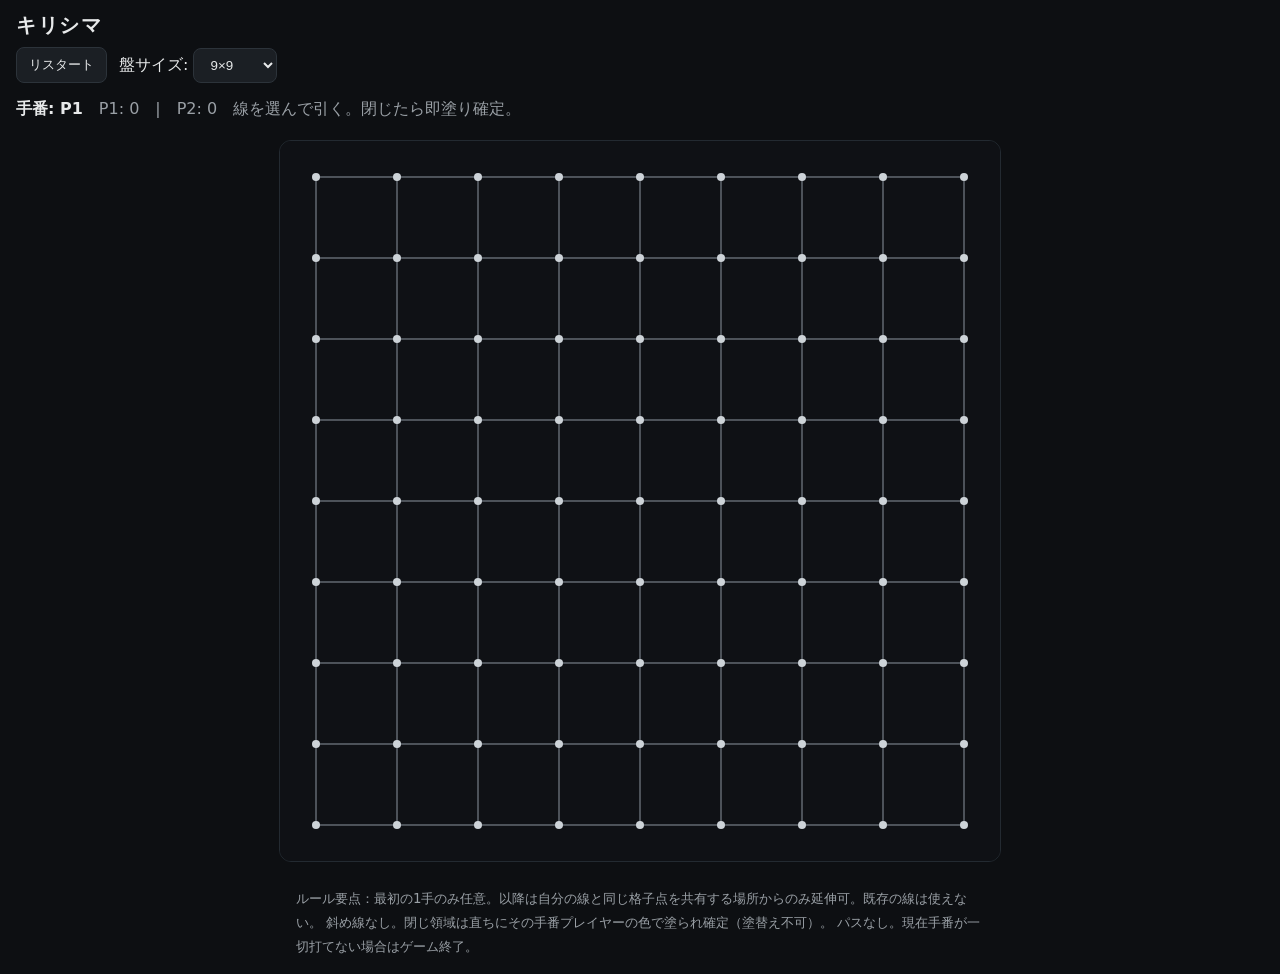
<file: index.html>
<!doctype html>
<html lang="ja">
<head>
  <meta charset="utf-8" />
  <meta name="viewport" content="width=device-width, initial-scale=1"/>
  <title>キリシマ - ローカル2人対戦</title>
  <link rel="stylesheet" href="style.css"/>
</head>
<body>
  <header>
    <h1>キリシマ</h1>
    <div class="controls">
      <button id="restartBtn">リスタート</button>
      <label>
        盤サイズ:
        <select id="gridSizeSelect">
          <option value="9" selected>9×9</option>
          <option value="7">7×7</option>
          <option value="11">11×11</option>
        </select>
      </label>
    </div>
    <div class="status">
      <div id="turnInfo">先手: P1</div>
      <div id="scoreInfo">P1: 0　|　P2: 0</div>
      <div id="hint">線を選んで引く。閉じたら即塗り確定。</div>
    </div>
  </header>

  <main>
    <canvas id="board" width="720" height="720" aria-label="キリシマ盤面"></canvas>
  </main>

  <footer>
    <small>
      ルール要点：最初の1手のみ任意。以降は自分の線と同じ格子点を共有する場所からのみ延伸可。既存の線は使えない。
      斜め線なし。閉じ領域は直ちにその手番プレイヤーの色で塗られ確定（塗替え不可）。
      パスなし。現在手番が一切打てない場合はゲーム終了。
    </small>
  </footer>

  <script src="main.js"></script>
</body>
</html>
</file>
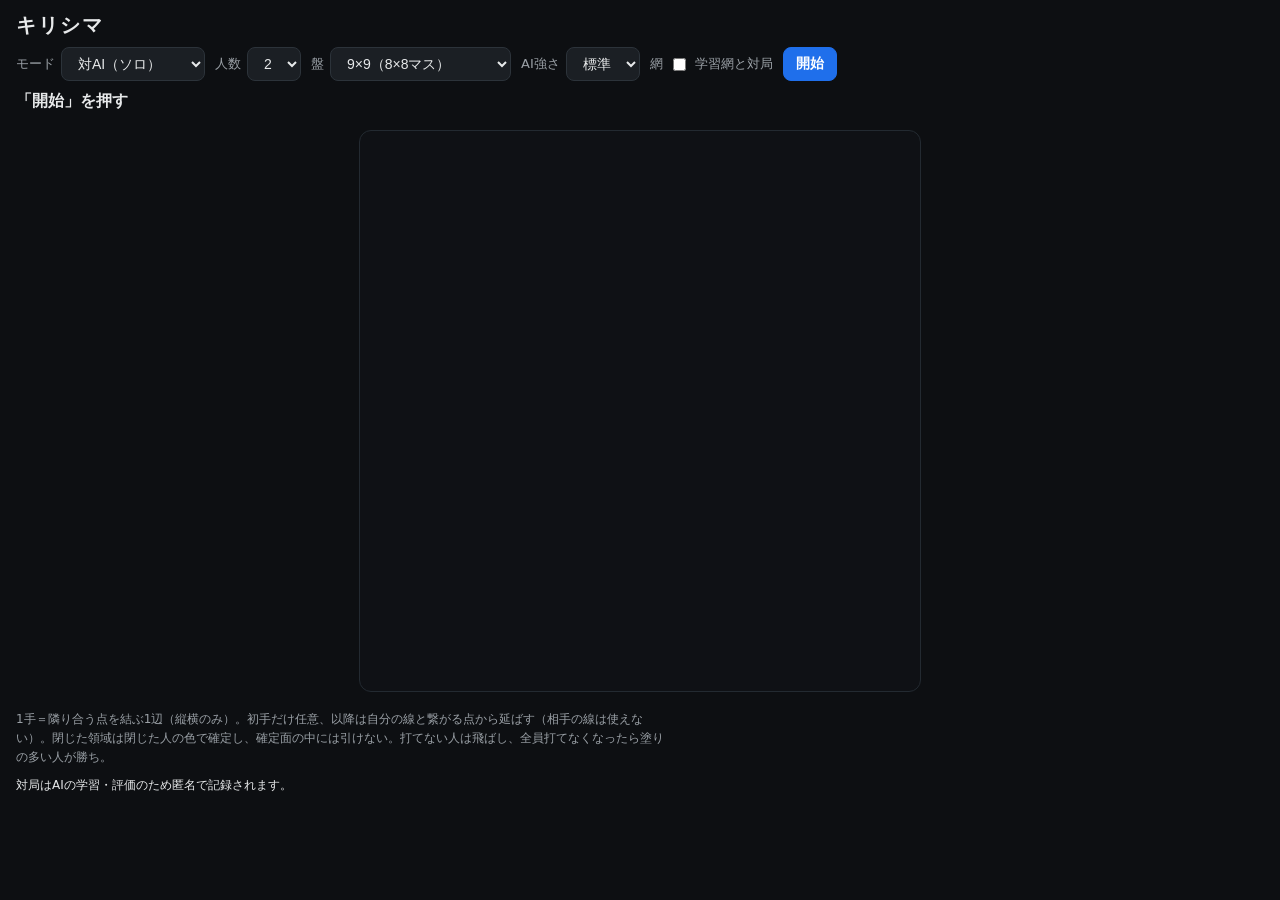
<file: play.html>
<!doctype html>
<html lang="ja">
<head>
<meta charset="utf-8"/>
<meta name="viewport" content="width=device-width, initial-scale=1"/>
<title>キリシマ</title>
<style>
  :root{
    --bg:#0d0f12; --panel:#14181d; --fg:#e7e9ea; --muted:#9aa0a6; --line:#232a31;
    --p1:#3da5ff; --p2:#ff5d69; --p3:#ffd23d; --p4:#4dd964;
  }
  *{box-sizing:border-box}
  html,body{margin:0;background:var(--bg);color:var(--fg);
    font-family:ui-sans-serif,system-ui,-apple-system,"Noto Sans JP",Segoe UI,Roboto,Helvetica,Arial,sans-serif}
  header{padding:12px 16px 0}
  h1{margin:0 0 8px;font-size:20px;letter-spacing:.1em}
  .row{display:flex;flex-wrap:wrap;gap:10px;align-items:center}
  label.ctl{display:flex;align-items:center;gap:6px;color:var(--muted);font-size:13px}
  button,select{background:#1b1f24;color:var(--fg);border:1px solid #2c333a;padding:7px 12px;border-radius:8px;cursor:pointer;font-size:14px}
  button.primary{background:#1f6feb;border-color:#1f6feb;color:#fff;font-weight:600}
  button:hover,select:hover{border-color:#3a424b}
  .status{display:flex;flex-wrap:wrap;gap:16px;align-items:center;padding:10px 0 12px;color:var(--muted)}
  #turn{color:var(--fg);font-weight:700}
  #score{font-variant-numeric:tabular-nums}
  #notice{color:var(--p3)}
  main{display:grid;place-items:center;padding:6px 16px 18px}
  canvas#board{background:#0f1115;border:1px solid var(--line);border-radius:12px;touch-action:none;max-width:100%;height:auto}
  footer{padding:0 16px 18px;color:var(--muted);font-size:12px;line-height:1.6;max-width:680px}
  footer .send{color:var(--fg)} .ok{color:var(--p4)} .warn{color:var(--p2)}
</style>
</head>
<body>
<header>
  <h1>キリシマ</h1>
  <div class="row">
    <label class="ctl">モード
      <select id="mode">
        <option value="ai" selected>対AI（ソロ）</option>
        <option value="hot">人vs人（同卓）</option>
      </select>
    </label>
    <label class="ctl">人数
      <select id="players"><option>2</option><option>3</option><option>4</option></select>
    </label>
    <label class="ctl">盤
      <select id="size">
        <option value="7">7×7（6×6マス）</option>
        <option value="9" selected>9×9（8×8マス）</option>
        <option value="11">11×11（10×10マス）</option>
      </select>
    </label>
    <label class="ctl" id="aiWrap">AI強さ
      <select id="iters"><option value="400">速い</option><option value="1000" selected>標準</option><option value="2500">強い</option></select>
    </label>
    <label class="ctl" title="netserve.py を起動し、盤7×7・人数2で使う">網 <input type="checkbox" id="usenet"> 学習網と対局</label>
    <button id="start" class="primary">開始</button>
  </div>
  <div class="status">
    <div id="turn">「開始」を押す</div>
    <div id="score"></div>
    <div id="notice"></div>
  </div>
</header>

<main><canvas id="board" width="560" height="560" aria-label="キリシマ盤面"></canvas></main>

<footer>
  <div>1手＝隣り合う点を結ぶ1辺（縦横のみ）。初手だけ任意、以降は自分の線と繋がる点から延ばす（相手の線は使えない）。閉じた領域は閉じた人の色で確定し、確定面の中には引けない。打てない人は飛ばし、全員打てなくなったら塗りの多い人が勝ち。</div>
  <div style="margin-top:8px" id="send" class="send">対局はAIの学習・評価のため匿名で記録されます。</div>
</footer>

<script src="engine.js"></script>
<script>
const E = window.KirishimaEngine;
const PAL = ['', '#3da5ff','#ff5d69','#ffd23d','#4dd964'];
const $ = id => document.getElementById(id);
const ENDPOINT = localStorage.getItem('kirishima_endpoint') || 'https://160-251-175-23.sslip.io/ingest';   // VPS受け口。localStorageで上書き可。
const SESSION  = (()=>{ let s=localStorage.getItem('kirishima_session'); if(!s){ s=(crypto.randomUUID?crypto.randomUUID():'s'+Math.random().toString(36).slice(2)); localStorage.setItem('kirishima_session',s);} return s; })();

let N, P, M, mode, aiIters, aiSeats, s, log, legalNow, hoverKey=null, aiThinking=false, over=true;
let margin, sp;

function key(e){ return e.type + e.x + ',' + e.y; }
function idOfEdge(e){ return e.type==='H' ? e.y*(N-1)+e.x : E.HC(N) + e.y*N + e.x; }
function legalSet(){
  const buf = new Int32Array(E.EC(N)); const n = E.legal(s, s.turn, buf); const map = new Map();
  for(let i=0;i<n;i++){ const e = E.edgeXY(N, buf[i]); map.set(key(e), buf[i]); }
  return map;
}

function start(){
  N = +$('size').value; P = +$('players').value; M = N-1;
  mode = $('mode').value; aiIters = +$('iters').value;
  aiSeats = new Set(); if(mode==='ai'){ for(let p=2;p<=P;p++) aiSeats.add(p); }   // 人間=席1、残りAI
  E.ensure(N); s = E.makeGame(N, P);
  log = { meta:{ N, P, cells:M*M, mode, aiIters: mode==='ai'?aiIters:null, humanSeats: mode==='ai'?[1]:[...Array(P)].map((_,i)=>i+1),
                 startedAt:new Date().toISOString(), session:SESSION, ua:navigator.userAgent.slice(0,120) },
          moves:[], result:null };
  margin = 26; sp = (560 - margin*2)/(N-1);
  over = false; aiThinking = false; hoverKey = null; legalNow = legalSet();
  $('notice').textContent=''; setSend('対局はAIの学習・評価のため匿名で記録されます。');
  draw(); updateStatus();
  if(aiSeats.has(s.turn)) scheduleAI();
}

function applyMove(id, isHuman){
  const p = s.turn, before = s.cells.slice(), t0 = performance.now();
  const gain = E.play(s, id, p);
  const e = E.edgeXY(N, id), painted = [];
  if(gain>0) for(let i=0;i<before.length;i++) if(before[i]===0 && s.cells[i]!==0) painted.push([i%M,(i/M)|0]);
  log.moves.push({ ply:s.moves, p, type:e.type, x:e.x, y:e.y, gain, painted, score:Array.from(s.score).slice(1), human:!!isHuman, ms:Math.round(performance.now()-t0) });
  $('notice').textContent = gain>0 ? `P${p} +${gain}` : '';
  if(s.turn===0){ legalNow=new Map(); draw(); updateStatus(); return endGame(); }
  legalNow = legalSet(); draw(); updateStatus();
  if(aiSeats.has(s.turn)) scheduleAI();
}

function scheduleAI(){
  aiThinking = true; updateStatus();
  const un = document.getElementById('usenet');
  if(un && un.checked){   // 学習網モード：ローカル netserve.py に手を問い合わせる
    const body = JSON.stringify({N:s.N,P:s.P,turn:s.turn,moves:s.moves,H:[...s.H],V:[...s.V],cells:[...s.cells],first:[...s.first],score:[...s.score],sims:aiIters});
    fetch('/move',{method:'POST',headers:{'Content-Type':'application/json'},body})
      .then(r=>r.json()).then(d=>{ aiThinking=false; if(d.error){ alert('網: '+d.error); return; } applyMove(d.move, false); })
      .catch(e=>{ aiThinking=false; alert('網サーバに繋がりません（python3 netserve.py を起動した？ http://localhost:8000/play.html で開いた？）\n'+e); });
    return;
  }
  setTimeout(()=>{ const mv = E.best(s, aiIters, true, false); aiThinking=false; applyMove(mv, false); }, 30);  // 30ms描画後に探索。捕獲認識ロールアウトMCTS・勝敗目標(ver2+)
}

function endGame(){
  over = true;
  const final = Array.from(s.score).slice(1);
  const ranks = final.map((score,i)=>({p:i+1,score})).sort((a,b)=>b.score-a.score);
  log.result = { ranks, final, plies:s.moves, endedAt:new Date().toISOString() };
  const r = ranks.map((x,i)=>`${i+1}位 P${x.p}:${x.score}`).join(' / ');
  $('turn').textContent = '終了'; $('notice').textContent = r;
  submitLog(log);
}

async function submitLog(lg){
  try{ const k='kirishima_games'; const a=JSON.parse(localStorage.getItem(k)||'[]'); a.push(lg); localStorage.setItem(k, JSON.stringify(a).slice(0,4e6)); }catch(e){}
  if(!ENDPOINT){ setSend('記録：端末内に保存（送信先未設定）'); return; }
  setSend('記録：送信中…');
  try{ const res = await fetch(ENDPOINT, { method:'POST', headers:{'Content-Type':'application/json'}, body:JSON.stringify(lg) });
       setSend(res.ok ? '<span class="ok">記録：送信済み ✓</span>' : '<span class="warn">記録：送信失敗（端末内に保存）</span>'); }
  catch(e){ setSend('<span class="warn">記録：送信失敗（端末内に保存）</span>'); }
}
function setSend(html){ $('send').innerHTML = html; }

function updateStatus(){
  if(over && log && log.result){ return; }
  const who = aiSeats.has(s.turn) ? `P${s.turn}（AI）` : `P${s.turn}`;
  $('turn').innerHTML = over ? '—' : (aiThinking ? `<span style="color:${PAL[s.turn]}">${who}</span> 考え中…` : `手番 <span style="color:${PAL[s.turn]}">${who}</span>`);
  const sc = Array.from(s.score).slice(1).map((v,i)=>`<span style="color:${PAL[i+1]}">P${i+1}:${v}</span>`).join('　');
  $('score').innerHTML = sc;
}

// ---- 描画 ----
function g(ix,iy){ return [margin+ix*sp, margin+iy*sp]; }
function draw(){
  const ctx = $('board').getContext('2d'), S = 560;
  ctx.clearRect(0,0,S,S); ctx.fillStyle='#0f1115'; ctx.fillRect(0,0,S,S);
  for(let y=0;y<M;y++)for(let x=0;x<M;x++){ const c=s.cells[y*M+x]; if(c){ const[x0,y0]=g(x,y); ctx.fillStyle=hexA(PAL[c],.20); ctx.fillRect(x0,y0,sp,sp); } }
  ctx.lineWidth=1; ctx.strokeStyle='#2c333a'; ctx.beginPath();
  for(let i=0;i<N;i++){ const[ax,ay]=g(0,i),[bx]=g(N-1,i); ctx.moveTo(ax,ay); ctx.lineTo(bx,ay); const[cx,cy]=g(i,0),[,dy]=g(i,N-1); ctx.moveTo(cx,cy); ctx.lineTo(cx,dy); }
  ctx.stroke();
  ctx.lineWidth=4; ctx.lineCap='round';
  for(let y=0;y<N;y++)for(let x=0;x<N-1;x++){ const o=s.H[y*(N-1)+x]; if(o){ const[x0,yy]=g(x,y),[x1]=g(x+1,y); ctx.strokeStyle=PAL[o]; ctx.beginPath(); ctx.moveTo(x0,yy); ctx.lineTo(x1,yy); ctx.stroke(); } }
  for(let y=0;y<N-1;y++)for(let x=0;x<N;x++){ const o=s.V[y*N+x]; if(o){ const[xx,y0]=g(x,y),[,y1]=g(x,y+1); ctx.strokeStyle=PAL[o]; ctx.beginPath(); ctx.moveTo(xx,y0); ctx.lineTo(xx,y1); ctx.stroke(); } }
  // 直近の手を白で強調
  if(log && log.moves.length){ const m=log.moves[log.moves.length-1]; ctx.save(); ctx.shadowColor='#fff'; ctx.shadowBlur=12; ctx.lineWidth=6; ctx.strokeStyle='#fff'; ctx.lineCap='round'; ctx.beginPath();
    if(m.type==='H'){ const[x0,y0]=g(m.x,m.y),[x1]=g(m.x+1,m.y); ctx.moveTo(x0,y0); ctx.lineTo(x1,y0); } else { const[x0,y0]=g(m.x,m.y),[,y1]=g(m.x,m.y+1); ctx.moveTo(x0,y0); ctx.lineTo(x0,y1); }
    ctx.stroke(); ctx.restore(); }
  // ホバー候補（人間手番のみ）
  if(hoverKey && !over && !aiThinking && !aiSeats.has(s.turn) && legalNow.has(hoverKey)){
    const e = E.edgeXY(N, legalNow.get(hoverKey)); ctx.save(); ctx.globalAlpha=.3; ctx.lineWidth=10; ctx.strokeStyle=PAL[s.turn]; ctx.lineCap='round'; ctx.beginPath();
    if(e.type==='H'){ const[x0,y0]=g(e.x,e.y),[x1]=g(e.x+1,e.y); ctx.moveTo(x0,y0); ctx.lineTo(x1,y0); } else { const[x0,y0]=g(e.x,e.y),[,y1]=g(e.x,e.y+1); ctx.moveTo(x0,y0); ctx.lineTo(x0,y1); }
    ctx.stroke(); ctx.restore(); }
  ctx.fillStyle='#cdd3d8'; for(let y=0;y<N;y++)for(let x=0;x<N;x++){ const[gx,gy]=g(x,y); ctx.beginPath(); ctx.arc(gx,gy,2,0,7); ctx.fill(); }
}
function hexA(h,a){ const n=parseInt(h.slice(1),16); return `rgba(${n>>16&255},${n>>8&255},${n&255},${a})`; }

// ---- 入力 ----
function pointerPos(ev){ const r=$('board').getBoundingClientRect(); return [ (ev.clientX-r.left)*(560/r.width), (ev.clientY-r.top)*(560/r.height) ]; }
function pickEdge(mx,my){
  let best=null, bd=Infinity; const th=sp*0.28;
  for(const id of legalNow.values()){ const e=E.edgeXY(N,id); let x0,y0,x1,y1;
    if(e.type==='H'){ [x0,y0]=g(e.x,e.y); [x1,y1]=g(e.x+1,e.y); } else { [x0,y0]=g(e.x,e.y); [x1,y1]=g(e.x,e.y+1); }
    const d=ptSeg(mx,my,x0,y0,x1,y1); if(d<bd){ bd=d; best=e; } }
  return (best && bd<=th) ? best : null;
}
function ptSeg(px,py,x0,y0,x1,y1){ const vx=x1-x0,vy=y1-y0,wx=px-x0,wy=py-y0,c1=vx*wx+vy*wy; if(c1<=0)return Math.hypot(px-x0,py-y0); const c2=vx*vx+vy*vy; if(c2<=c1)return Math.hypot(px-x1,py-y1); const b=c1/c2; return Math.hypot(px-(x0+b*vx),py-(y0+b*vy)); }
function humanTurn(){ return !over && !aiThinking && !aiSeats.has(s.turn); }

const cv = $('board');
cv.addEventListener('pointermove', ev=>{ if(!s||!humanTurn()){ hoverKey=null; return; } const e=pickEdge(...pointerPos(ev)); hoverKey = e?key(e):null; draw(); });
cv.addEventListener('pointerdown', ev=>{ if(!s||!humanTurn())return; ev.preventDefault(); const e=pickEdge(...pointerPos(ev)); hoverKey=e?key(e):null; draw(); });
cv.addEventListener('pointerup', ev=>{ if(!s||!humanTurn())return; const e=pickEdge(...pointerPos(ev)); if(e && legalNow.has(key(e))){ hoverKey=null; applyMove(legalNow.get(key(e)), true); } });
cv.addEventListener('pointerleave', ()=>{ hoverKey=null; if(s)draw(); });

$('start').addEventListener('click', start);
$('mode').addEventListener('change', ()=>{ $('aiWrap').style.display = $('mode').value==='ai' ? '' : 'none'; });

// テスト/デバッグ用フック
window.KG = { get s(){return s}, get log(){return log}, start, apply:applyMove, legal:()=>legalNow, over:()=>over };
</script>
</body>
</html>
</file>
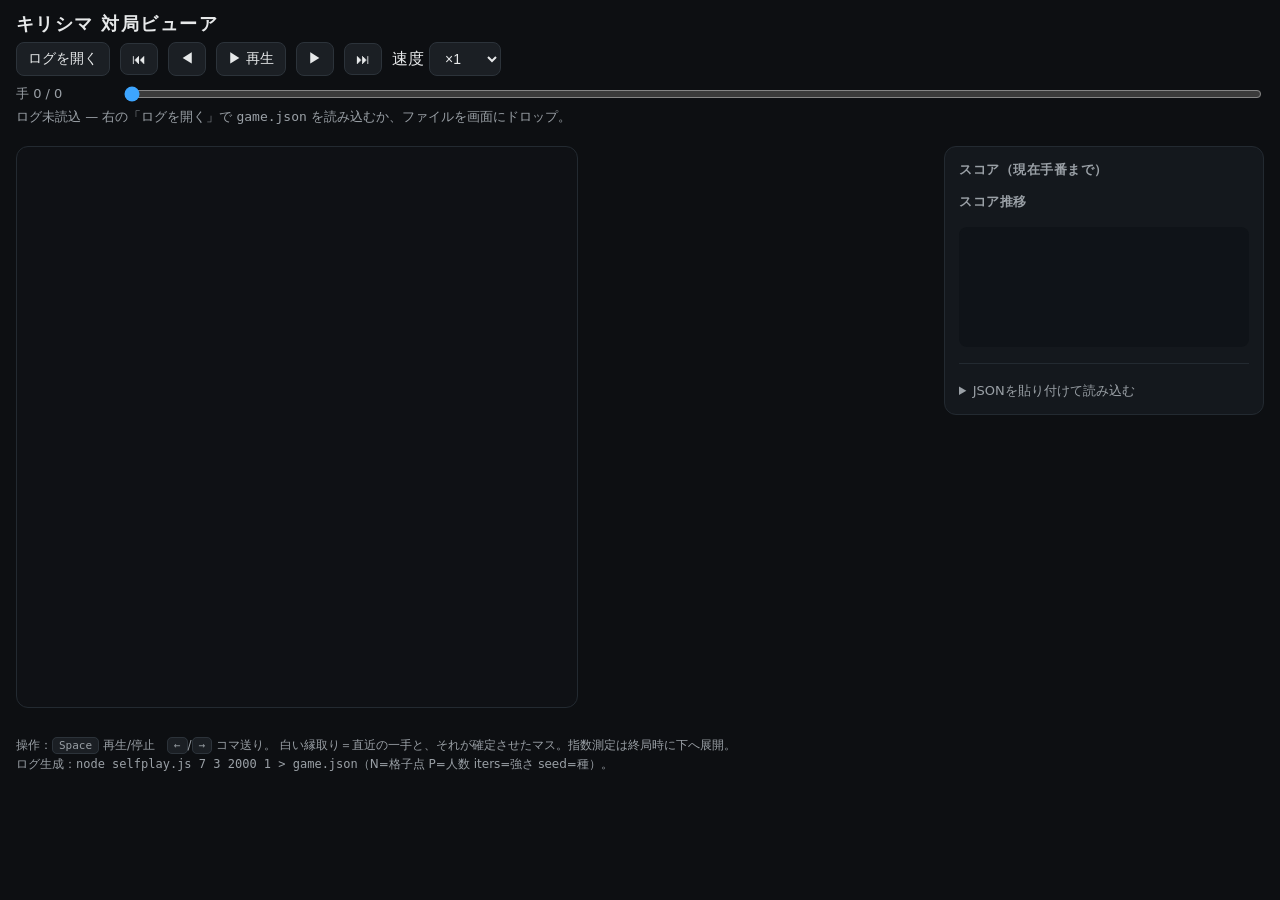
<file: viewer.html>
<!doctype html>
<html lang="ja">
<head>
<meta charset="utf-8"/>
<meta name="viewport" content="width=device-width, initial-scale=1"/>
<title>キリシマ 対局ビューア</title>
<style>
  :root{
    --bg:#0d0f12; --panel:#14181d; --fg:#e7e9ea; --muted:#9aa0a6; --line:#232a31;
    --p1:#3da5ff; --p2:#ff5d69; --p3:#ffd23d; --p4:#4dd964; --p5:#b388ff;
  }
  *{box-sizing:border-box}
  html,body{margin:0;background:var(--bg);color:var(--fg);
    font-family:ui-sans-serif,system-ui,-apple-system,"Noto Sans JP",Segoe UI,Roboto,Helvetica,Arial,sans-serif}
  header{padding:12px 16px 0}
  h1{margin:0 0 6px;font-size:18px;letter-spacing:.08em}
  .row{display:flex;flex-wrap:wrap;gap:10px;align-items:center}
  .meta{color:var(--muted);font-size:13px;margin:4px 0 10px}
  button,select,label.file{background:#1b1f24;color:var(--fg);border:1px solid #2c333a;
    padding:7px 11px;border-radius:8px;cursor:pointer;font-size:14px}
  button:hover,select:hover,label.file:hover{border-color:#3a424b}
  button:disabled{opacity:.4;cursor:default}
  input[type=range]{flex:1;min-width:180px;accent-color:var(--p1)}
  main{display:grid;grid-template-columns:auto 320px;gap:18px;padding:10px 16px 24px;align-items:start}
  @media(max-width:820px){main{grid-template-columns:1fr}}
  canvas#board{background:#0f1115;border:1px solid var(--line);border-radius:12px;max-width:100%;height:auto}
  .panel{background:var(--panel);border:1px solid var(--line);border-radius:12px;padding:14px}
  .panel h2{margin:0 0 10px;font-size:13px;color:var(--muted);font-weight:600;letter-spacing:.04em}
  .bar{display:flex;align-items:center;gap:8px;margin:6px 0;font-variant-numeric:tabular-nums}
  .bar .sw{width:12px;height:12px;border-radius:3px;flex:none}
  .bar .name{width:30px;color:var(--fg)}
  .bar .track{flex:1;height:14px;background:#0f1318;border-radius:7px;overflow:hidden}
  .bar .fill{height:100%;border-radius:7px;transition:width .12s linear}
  .bar .val{width:48px;text-align:right;color:var(--fg)}
  .bar.lead .name{font-weight:700}
  .bar.lead::after{content:"●";color:var(--muted);font-size:10px;margin-left:2px}
  canvas#traj{width:100%;height:120px;background:#0f1318;border-radius:8px;margin-top:6px}
  .stats{margin-top:12px;border-top:1px solid var(--line);padding-top:10px;font-size:13px;line-height:1.7}
  .stats b{color:var(--fg)} .stats .k{color:var(--muted)}
  .summary{margin-top:12px;border-top:1px solid var(--line);padding-top:10px;font-size:13px;line-height:1.7;display:none}
  .summary.show{display:block}
  .summary .hl{color:var(--p3);font-weight:700}
  .drop{outline:2px dashed transparent}
  .drop.over{outline-color:var(--p1)}
  details{margin-top:8px;color:var(--muted);font-size:13px}
  textarea{width:100%;height:80px;background:#0f1318;color:var(--fg);border:1px solid #2c333a;border-radius:8px;padding:8px;font-family:ui-monospace,monospace;font-size:12px}
  footer{padding:0 16px 18px;color:var(--muted);font-size:12px;line-height:1.6;max-width:760px}
  kbd{background:#1b1f24;border:1px solid #2c333a;border-radius:5px;padding:1px 6px;font-size:11px}
</style>
</head>
<body class="drop">
<header>
  <h1>キリシマ 対局ビューア</h1>
  <div class="row">
    <label class="file">ログを開く<input id="file" type="file" accept=".json,application/json" hidden></label>
    <button id="first" title="先頭">⏮</button>
    <button id="prev" title="1手戻る">◀</button>
    <button id="play" title="再生/停止">▶ 再生</button>
    <button id="next" title="1手進む">▶</button>
    <button id="last" title="終局">⏭</button>
    <label>速度
      <select id="speed">
        <option value="700">×0.5</option>
        <option value="350" selected>×1</option>
        <option value="170">×2</option>
        <option value="70">×4</option>
      </select>
    </label>
  </div>
  <div class="row" style="margin-top:8px">
    <span id="plyLabel" class="meta" style="margin:0;min-width:96px">手 0 / 0</span>
    <input id="seek" type="range" min="0" max="0" value="0" step="1">
  </div>
  <div id="meta" class="meta">ログ未読込 — 右の「ログを開く」で <code>game.json</code> を読み込むか、ファイルを画面にドロップ。</div>
</header>

<main>
  <div>
    <canvas id="board" width="560" height="560" aria-label="盤面"></canvas>
  </div>
  <div class="panel">
    <h2>スコア（現在手番まで）</h2>
    <div id="bars"></div>
    <h2 style="margin-top:14px">スコア推移</h2>
    <canvas id="traj" width="600" height="240"></canvas>
    <div id="stats" class="stats"></div>
    <div id="summary" class="summary"></div>
    <details>
      <summary>JSONを貼り付けて読み込む</summary>
      <textarea id="paste" placeholder='{"meta":...,"moves":[...]}'></textarea>
      <button id="loadPaste" style="margin-top:6px">読み込む</button>
    </details>
  </div>
</main>

<footer>
  操作：<kbd>Space</kbd> 再生/停止　<kbd>←</kbd>/<kbd>→</kbd> コマ送り。
  白い縁取り＝直近の一手と、それが確定させたマス。指数測定は終局時に下へ展開。<br>
  ログ生成：<code>node selfplay.js 7 3 2000 1 &gt; game.json</code>（N=格子点 P=人数 iters=強さ seed=種）。
</footer>

<script>
const PAL=['', 'var(--p1)','var(--p2)','var(--p3)','var(--p4)','var(--p5)'];
const HEX=['', '#3da5ff','#ff5d69','#ffd23d','#4dd964','#b388ff'];
const $=id=>document.getElementById(id);
let LOG=null, k=0, timer=null;

function hexA(h,a){const n=parseInt(h.slice(1),16);return `rgba(${n>>16&255},${n>>8&255},${n&255},${a})`;}
function scoresAt(kk){return kk>0?LOG.moves[kk-1].score:new Array(LOG.meta.P).fill(0);}
function leaderOf(sc){let mi=-1,mx=0;for(let i=0;i<sc.length;i++)if(sc[i]>mx){mx=sc[i];mi=i;}return mi;} // 0-based, -1=無

function loadLog(obj){
  if(!obj||!obj.meta||!Array.isArray(obj.moves)){alert('対局ログのJSONではないようです。');return;}
  LOG=obj; k=0; stop();
  const seek=$('seek'); seek.max=LOG.moves.length; seek.value=0;
  $('meta').textContent=`N=${LOG.meta.N}（${LOG.meta.M}×${LOG.meta.M}マス=${LOG.meta.cells}）  ${LOG.meta.P}人  iters=${LOG.meta.iters}  seed=${LOG.meta.seed}  全${LOG.moves.length}手`;
  render();
}

function boardState(upto){
  const N=LOG.meta.N,M=N-1;
  const H=Array.from({length:N},()=>new Int8Array(N-1));
  const V=Array.from({length:N-1},()=>new Int8Array(N));
  const cells=Array.from({length:M},()=>new Int8Array(M));
  for(let i=0;i<upto;i++){const m=LOG.moves[i];
    if(m.type==='H')H[m.y][m.x]=m.p; else V[m.y][m.x]=m.p;
    for(const c of m.painted) cells[c[1]][c[0]]=m.p;
  }
  return {N,M,H,V,cells};
}

function drawBoard(){
  const st=boardState(k),{N,M,H,V,cells}=st;
  const cv=$('board'),ctx=cv.getContext('2d'),S=cv.width;
  const margin=26,sp=(S-margin*2)/(N-1);
  const g=(ix,iy)=>[margin+ix*sp,margin+iy*sp];
  ctx.clearRect(0,0,S,S);ctx.fillStyle='#0f1115';ctx.fillRect(0,0,S,S);
  // 塗りマス
  for(let y=0;y<M;y++)for(let x=0;x<M;x++)if(cells[y][x]){const[x0,y0]=g(x,y);ctx.fillStyle=hexA(HEX[cells[y][x]],.20);ctx.fillRect(x0,y0,sp,sp);}
  // 格子
  ctx.lineWidth=1;ctx.strokeStyle='#2c333a';ctx.beginPath();
  for(let i=0;i<N;i++){const[ax,ay]=g(0,i),[bx]=g(N-1,i);ctx.moveTo(ax,ay);ctx.lineTo(bx,ay);const[cx,cy]=g(i,0),[,dy]=g(i,N-1);ctx.moveTo(cx,cy);ctx.lineTo(cx,dy);}
  ctx.stroke();
  // 置かれた線
  ctx.lineWidth=4;ctx.lineCap='round';
  for(let y=0;y<N;y++)for(let x=0;x<N-1;x++)if(H[y][x]){const[x0,yy]=g(x,y),[x1]=g(x+1,y);ctx.strokeStyle=HEX[H[y][x]];ctx.beginPath();ctx.moveTo(x0,yy);ctx.lineTo(x1,yy);ctx.stroke();}
  for(let y=0;y<N-1;y++)for(let x=0;x<N;x++)if(V[y][x]){const[xx,y0]=g(x,y),[,y1]=g(x,y+1);ctx.strokeStyle=HEX[V[y][x]];ctx.beginPath();ctx.moveTo(xx,y0);ctx.lineTo(xx,y1);ctx.stroke();}
  // 直近の一手 & 確定マスを白で強調
  if(k>0){const m=LOG.moves[k-1];
    for(const c of m.painted){const[x0,y0]=g(c[0],c[1]);ctx.strokeStyle='rgba(255,255,255,.85)';ctx.lineWidth=1.5;ctx.strokeRect(x0+1.5,y0+1.5,sp-3,sp-3);}
    ctx.save();ctx.shadowColor='#fff';ctx.shadowBlur=12;ctx.lineWidth=6;ctx.strokeStyle='#fff';ctx.lineCap='round';ctx.beginPath();
    if(m.type==='H'){const[x0,y0]=g(m.x,m.y),[x1]=g(m.x+1,m.y);ctx.moveTo(x0,y0);ctx.lineTo(x1,y0);}
    else{const[x0,y0]=g(m.x,m.y),[,y1]=g(m.x,m.y+1);ctx.moveTo(x0,y0);ctx.lineTo(x0,y1);}
    ctx.stroke();ctx.restore();
  }
  // 格子点
  ctx.fillStyle='#cdd3d8';for(let y=0;y<N;y++)for(let x=0;x<N;x++){const[gx,gy]=g(x,y);ctx.beginPath();ctx.arc(gx,gy,2,0,7);ctx.fill();}
}

function drawTraj(){
  const cv=$('traj'),ctx=cv.getContext('2d'),W=cv.width,H=cv.height,P=LOG.meta.P,T=LOG.moves.length;
  const pad=18,maxS=Math.max(1,...LOG.moves.map(m=>Math.max(...m.score)));
  ctx.clearRect(0,0,W,H);
  ctx.strokeStyle='#222a31';ctx.lineWidth=1;ctx.beginPath();ctx.moveTo(pad,H-pad);ctx.lineTo(W-4,H-pad);ctx.moveTo(pad,4);ctx.lineTo(pad,H-pad);ctx.stroke();
  const X=t=>pad+(W-pad-6)*(T?t/T:0), Y=v=>H-pad-(H-pad-6)*(v/maxS);
  for(let p=1;p<=P;p++){ctx.strokeStyle=HEX[p];ctx.lineWidth=2;ctx.beginPath();ctx.moveTo(X(0),Y(0));
    for(let t=1;t<=k;t++)ctx.lineTo(X(t),Y(LOG.moves[t-1].score[p-1]));ctx.stroke();}
  // 現在位置の縦線
  ctx.strokeStyle='rgba(255,255,255,.35)';ctx.lineWidth=1;ctx.beginPath();ctx.moveTo(X(k),4);ctx.lineTo(X(k),H-pad);ctx.stroke();
}

function drawPanel(){
  const P=LOG.meta.P,T=LOG.moves.length,sc=scoresAt(k),mx=Math.max(1,...sc,1),ld=leaderOf(sc);
  const turn=(k<T)?LOG.moves[k].p:null; // 次に打つ手番
  let bars='';
  for(let p=1;p<=P;p++){const v=sc[p-1],w=Math.round(v/mx*100);
    bars+=`<div class="bar ${ld===p-1?'lead':''}"><span class="sw" style="background:${HEX[p]}"></span>`+
      `<span class="name" style="color:${HEX[p]}">P${p}</span>`+
      `<span class="track"><span class="fill" style="width:${w}%;background:${HEX[p]}"></span></span>`+
      `<span class="val">${v}</span></div>`;}
  $('bars').innerHTML=bars;
  // 指数（現在まで）
  let lc=0,prev=-1;for(let t=1;t<=k;t++){const l=leaderOf(LOG.moves[t-1].score);if(l>=0&&l!==prev){if(prev>=0)lc++;prev=l;}}
  let lastCap=null;for(let i=k-1;i>=0;i--)if(LOG.moves[i].gain>0){lastCap=LOG.moves[i];break;}
  const finalSc=scoresAt(T),winner=leaderOf(finalSc);
  let lockPly=0;for(let t=1;t<=T;t++)if(leaderOf(LOG.moves[t-1].score)!==winner)lockPly=t;
  $('stats').innerHTML=
    `<span class="k">手番</span> <b>${k}/${T}</b>　<span class="k">次手</span> <b style="color:${turn?HEX[turn]:'inherit'}">${turn?'P'+turn:'—'}</b><br>`+
    `<span class="k">首位</span> <b style="color:${ld>=0?HEX[ld+1]:'inherit'}">${ld>=0?'P'+(ld+1):'—'}</b>　<span class="k">首位交代</span> <b>${lc}</b>回<br>`+
    `<span class="k">直近捕獲</span> ${lastCap?`<b style="color:${HEX[lastCap.p]}">P${lastCap.p} +${lastCap.gain}</b> <span class="k">(${lastCap.ply}手目)</span>`:'—'}<br>`+
    `<span class="k">勝者確定</span> <b>${T?(lockPly/T*100).toFixed(0):0}%</b> <span class="k">時点で初めて首位独走</span>`;
  // 終局サマリ
  const sm=$('summary');
  if(k>=T && T>0){
    const ranks=finalSc.map((s,i)=>({p:i+1,score:s})).sort((a,b)=>b.score-a.score);
    const lastP=ranks[P-1].p,cut=Math.floor(T*0.75);
    let lastEnd=0,lastAct=false;for(const m of LOG.moves)if(m.ply>cut&&m.p===lastP&&m.gain>0){lastEnd+=m.gain;lastAct=true;}
    let big={size:0,p:0};for(const m of LOG.moves)if(m.gain>big.size)big={size:m.gain,p:m.p};
    const bigRank=ranks.findIndex(r=>r.p===big.p)+1;
    const rk=ranks.map((r,i)=>`<b style="color:${HEX[r.p]}">${i+1}位 P${r.p}:${r.score}</b>`).join('　');
    sm.className='summary show';
    sm.innerHTML=`<span class="k">— 終局 —</span><br>${rk}<br>`+
      `<span class="k">差</span> m12=<b>${ranks[0].score-ranks[1].score}</b> / m23=<b>${ranks[1].score-ranks[P-1].score}</b>　`+
      `<span class="k">勝者確定</span> <b>${(lockPly/T*100).toFixed(0)}%</b><br>`+
      `<span class="k">最下位(P${lastP})の終盤関与</span> <span class="hl">${lastAct?`有 +${lastEnd}`:'無'}</span>　`+
      `<span class="k">最大捕獲</span> <b>${big.size}</b>マス by <b style="color:${HEX[big.p]}">P${big.p}</b>（${bigRank}位${big.p===lastP?'＝最下位!':''}）`;
  } else sm.className='summary';
}

function render(){
  if(!LOG)return;
  $('seek').value=k;
  $('plyLabel').textContent=`手 ${k} / ${LOG.moves.length}`;
  drawBoard();drawTraj();drawPanel();
  $('play').textContent=timer?'❚❚ 停止':'▶ 再生';
  $('prev').disabled=$('first').disabled=(k<=0);
  $('next').disabled=$('last').disabled=(k>=LOG.moves.length);
}

function go(kk){if(!LOG)return;k=Math.max(0,Math.min(LOG.moves.length,kk));render();}
function step(d){go(k+d);if(LOG&&k>=LOG.moves.length)stop();}
function play(){if(!LOG)return;if(timer)return stop();if(k>=LOG.moves.length)k=0;
  timer=setInterval(()=>step(1),+$('speed').value);render();}
function stop(){if(timer){clearInterval(timer);timer=null;}render();}

$('file').addEventListener('change',e=>{const f=e.target.files[0];if(!f)return;
  const r=new FileReader();r.onload=()=>{try{loadLog(JSON.parse(r.result));}catch(err){alert('JSON解析に失敗: '+err.message);}};r.readAsText(f);});
$('loadPaste').addEventListener('click',()=>{try{loadLog(JSON.parse($('paste').value));}catch(err){alert('JSON解析に失敗: '+err.message);}});
$('play').addEventListener('click',play);
$('first').addEventListener('click',()=>{stop();go(0);});
$('last').addEventListener('click',()=>{stop();go(LOG?LOG.moves.length:0);});
$('prev').addEventListener('click',()=>{stop();step(-1);});
$('next').addEventListener('click',()=>{stop();step(1);});
$('seek').addEventListener('input',e=>{stop();go(+e.target.value);});
$('speed').addEventListener('change',()=>{if(timer){stop();play();}});
document.addEventListener('keydown',e=>{if(e.target.tagName==='TEXTAREA')return;
  if(e.code==='Space'){e.preventDefault();play();}else if(e.code==='ArrowLeft'){stop();step(-1);}else if(e.code==='ArrowRight'){stop();step(1);}});
// ドラッグ&ドロップ
const body=document.body;
['dragenter','dragover'].forEach(ev=>body.addEventListener(ev,e=>{e.preventDefault();body.classList.add('over');}));
['dragleave','drop'].forEach(ev=>body.addEventListener(ev,e=>{e.preventDefault();if(ev==='dragleave'&&e.relatedTarget)return;body.classList.remove('over');}));
body.addEventListener('drop',e=>{const f=e.dataTransfer.files[0];if(!f)return;
  const r=new FileReader();r.onload=()=>{try{loadLog(JSON.parse(r.result));}catch(err){alert('JSON解析に失敗: '+err.message);}};r.readAsText(f);});
</script>
</body>
</html>
</file>
<file: style.css>
:root {
  --bg: #0d0f12;
  --fg: #e7e9ea;
  --muted: #9aa0a6;
  --p1: #3da5ff; /* P1色 */
  --p2: #ff5d69; /* P2色 */
  --grid: #8b949e; /* 格子の灰色線 */
  --lineWidth: 4px;
  --cellFillAlpha: 0.18;
  --highlightAlpha: 0.25;
}

* { box-sizing: border-box; }

html, body {
  margin: 0;
  background: var(--bg);
  color: var(--fg);
  font-family: ui-sans-serif, system-ui, -apple-system, Segoe UI, Roboto, Helvetica, Arial, "Noto Sans JP", "Apple Color Emoji", "Segoe UI Emoji";
}

header {
  padding: 12px 16px 0;
}

h1 {
  margin: 0 0 8px;
  font-size: 20px;
  letter-spacing: 0.08em;
}

.controls {
  display: flex;
  flex-wrap: wrap;
  gap: 12px;
  align-items: center;
  margin-bottom: 8px;
}

button, select {
  background: #1b1f24;
  color: var(--fg);
  border: 1px solid #2c333a;
  padding: 8px 12px;
  border-radius: 8px;
  cursor: pointer;
}

button:hover, select:hover {
  border-color: #3a424b;
}

.status {
  display: flex;
  flex-wrap: wrap;
  gap: 16px;
  align-items: center;
  padding: 8px 0 12px;
  color: var(--muted);
}

#turnInfo {
  color: var(--fg);
  font-weight: 600;
}

main {
  display: grid;
  place-items: center;
  padding: 8px 16px 24px;
}

canvas {
  background: #0f1115;
  border: 1px solid #232a31;
  border-radius: 12px;
  touch-action: none;   /* 盤上のドラッグで線を狙うのでスクロール/ズームを抑止 */
  max-width: 100%;       /* 狭い画面で横はみ出しせず縮小（縦横比は維持） */
  height: auto;
}

footer {
  padding: 0 16px 16px;
  color: var(--muted);
  line-height: 1.5;
  max-width: 720px;
  margin: 0 auto;
}
</file>
